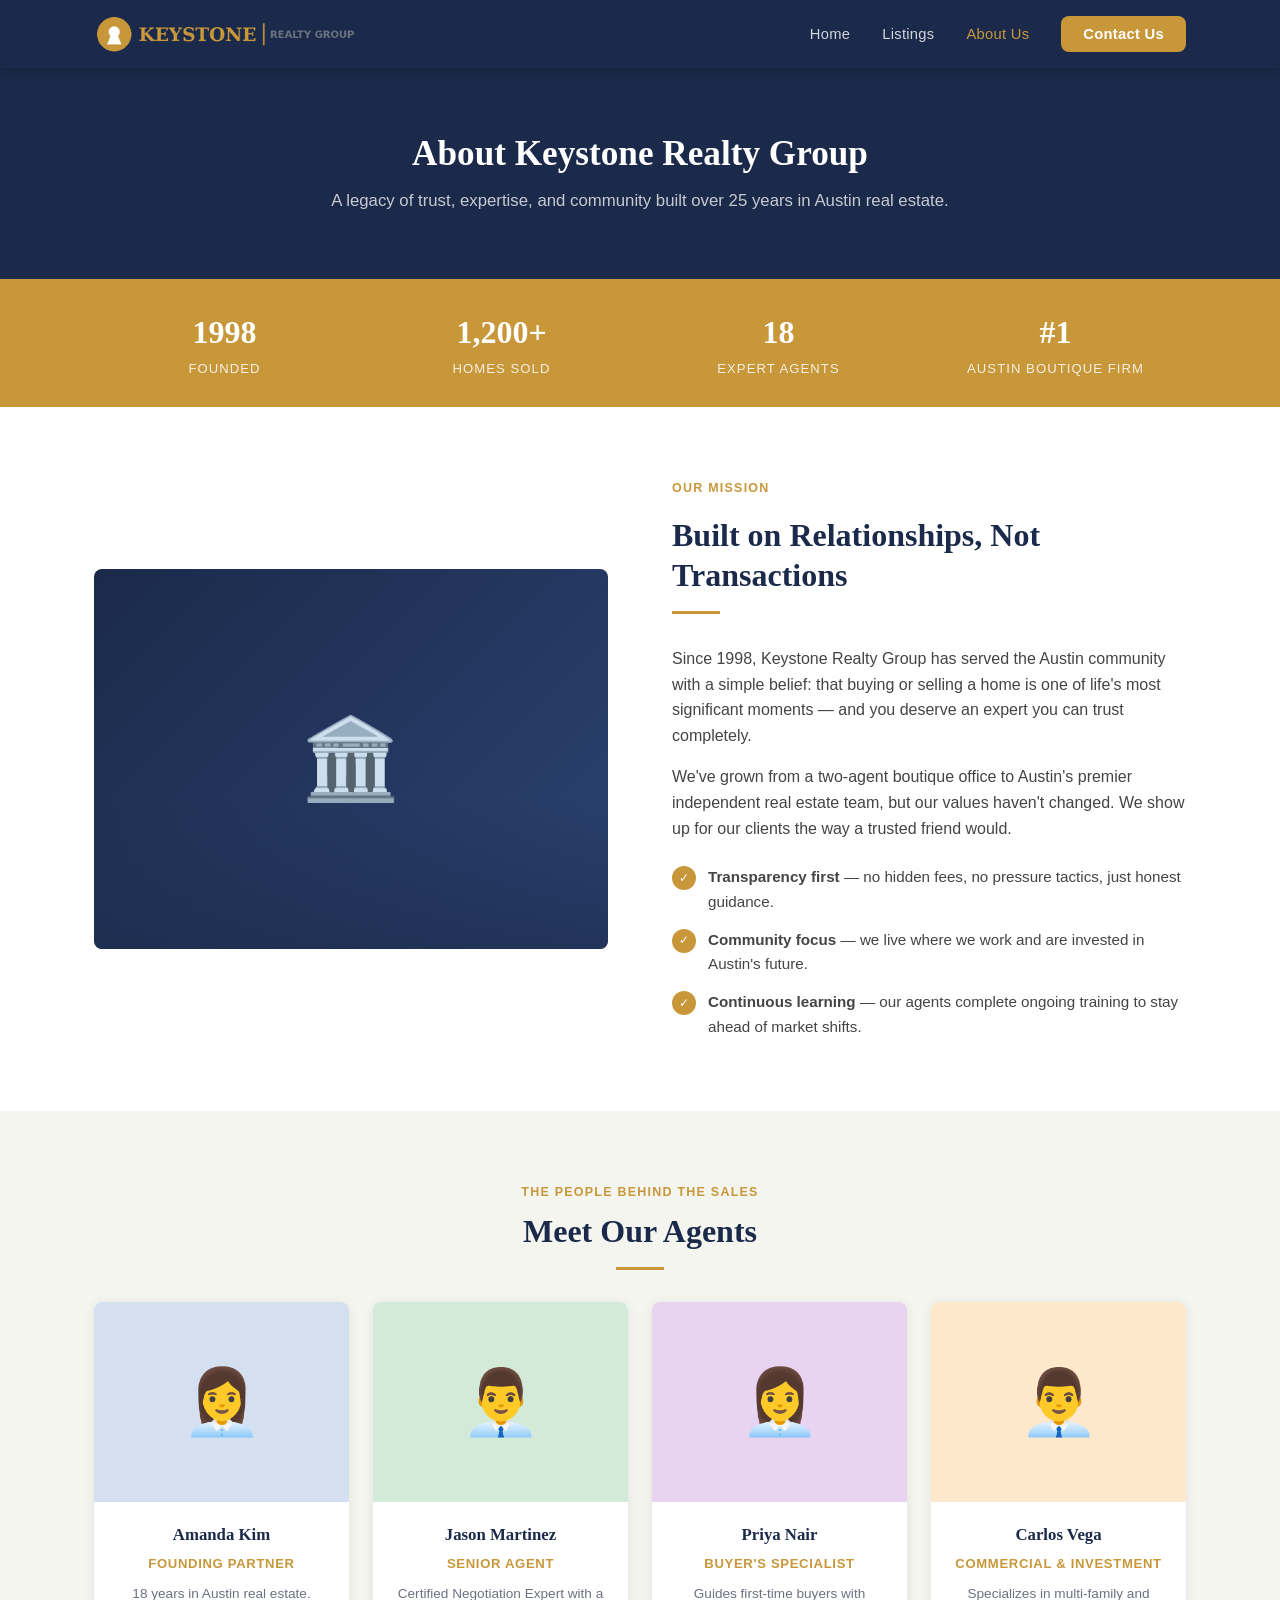
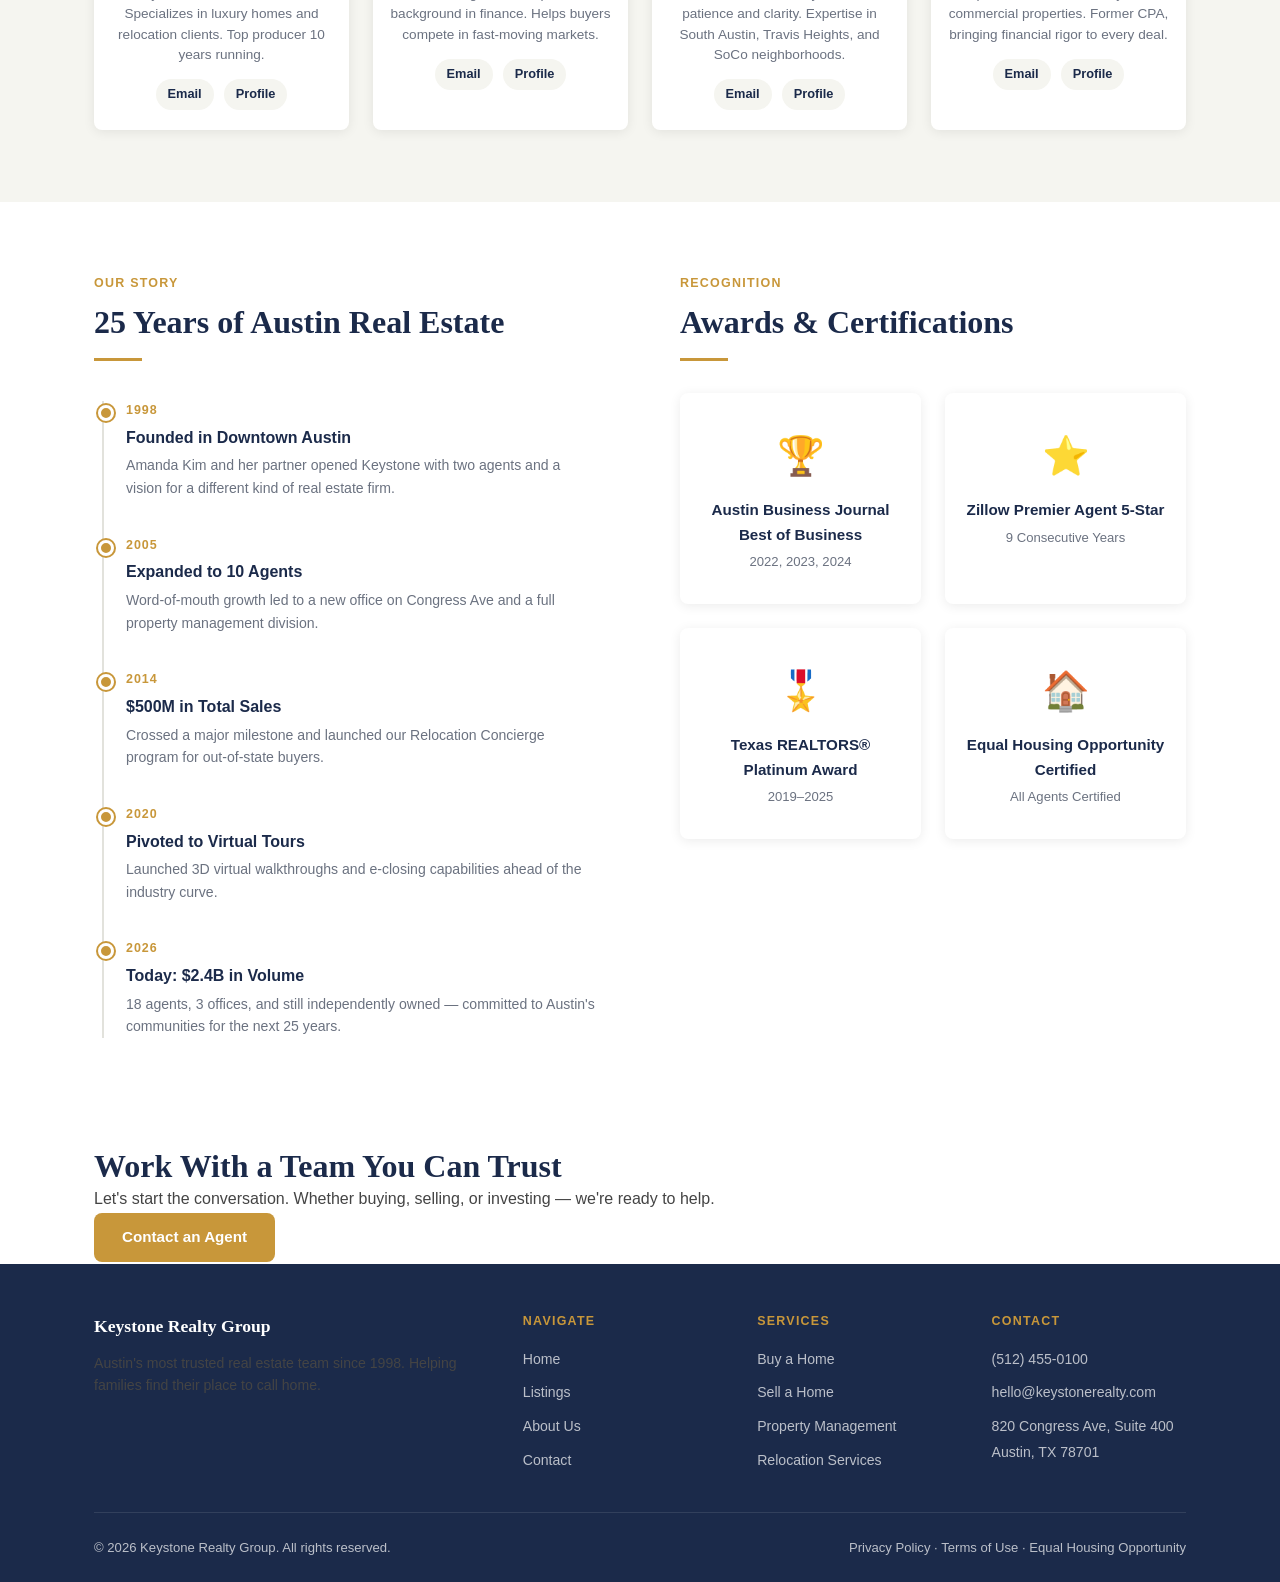
<file: about.html>
<!DOCTYPE html>
<html lang="en">
<head>
  <meta charset="UTF-8" />
  <meta name="viewport" content="width=device-width, initial-scale=1.0" />
  <title>About Us — Keystone Realty Group</title>
  <link rel="stylesheet" href="style.css" />
  <style>
    /* Mission section */
    .mission-grid {
      display: grid;
      grid-template-columns: 1fr 1fr;
      gap: 64px;
      align-items: center;
    }
    .mission-img {
      background: linear-gradient(135deg, #1B2A4A, #2c4272);
      border-radius: var(--radius);
      height: 380px;
      display: flex;
      align-items: center;
      justify-content: center;
      font-size: 5rem;
      position: relative;
      overflow: hidden;
    }
    .mission-img::after {
      content: '';
      position: absolute;
      bottom: 0; left: 0; right: 0;
      height: 40%;
      background: linear-gradient(transparent, rgba(27,42,74,0.6));
    }
    .mission-content p { margin-bottom: 16px; }

    .value-list { list-style: none; margin-top: 24px; display: flex; flex-direction: column; gap: 14px; }
    .value-item { display: flex; gap: 12px; align-items: flex-start; }
    .value-check {
      width: 24px; height: 24px;
      background: var(--gold);
      border-radius: 50%;
      display: flex; align-items: center; justify-content: center;
      color: white; font-size: 0.75rem; flex-shrink: 0; margin-top: 1px;
    }
    .value-item p { margin: 0; font-size: 0.95rem; color: #444; }

    /* Team */
    .team-grid {
      display: grid;
      grid-template-columns: repeat(4, 1fr);
      gap: 24px;
    }
    .team-card {
      background: var(--white);
      border-radius: var(--radius);
      overflow: hidden;
      box-shadow: var(--shadow);
      text-align: center;
    }
    .team-photo {
      width: 100%;
      height: 200px;
      display: flex; align-items: center; justify-content: center;
      font-size: 4rem;
    }
    .team-body { padding: 20px 16px; }
    .team-name { font-weight: 700; color: var(--navy); font-family: var(--font); font-size: 1.05rem; }
    .team-title { font-size: 0.82rem; color: var(--gold); font-weight: 600; margin: 4px 0 10px; text-transform: uppercase; letter-spacing: 0.05em; }
    .team-bio { font-size: 0.85rem; color: var(--gray); line-height: 1.5; }
    .team-contact {
      display: flex; gap: 10px; justify-content: center; margin-top: 14px;
    }
    .team-contact a {
      font-size: 0.8rem; color: var(--navy); background: var(--light);
      padding: 5px 12px; border-radius: 20px; font-weight: 600;
    }
    .team-contact a:hover { background: var(--navy); color: white; text-decoration: none; }

    /* Awards */
    .awards-grid {
      display: grid;
      grid-template-columns: repeat(4, 1fr);
      gap: 24px;
    }
    .award-card {
      text-align: center;
      padding: 32px 20px;
      background: var(--white);
      border-radius: var(--radius);
      box-shadow: var(--shadow);
    }
    .award-icon { font-size: 2.4rem; margin-bottom: 12px; }
    .award-name { font-weight: 700; color: var(--navy); font-size: 0.95rem; margin-bottom: 4px; }
    .award-year { font-size: 0.82rem; color: var(--gray); }

    /* Timeline */
    .timeline { position: relative; padding-left: 32px; margin-top: 40px; }
    .timeline::before {
      content: '';
      position: absolute;
      left: 8px; top: 0; bottom: 0;
      width: 2px; background: var(--border);
    }
    .timeline-item { position: relative; margin-bottom: 36px; }
    .timeline-dot {
      position: absolute;
      left: -28px; top: 4px;
      width: 16px; height: 16px;
      background: var(--gold);
      border-radius: 50%;
      border: 3px solid var(--white);
      box-shadow: 0 0 0 2px var(--gold);
    }
    .timeline-year { font-size: 0.78rem; color: var(--gold); font-weight: 700; text-transform: uppercase; letter-spacing: 0.08em; margin-bottom: 4px; }
    .timeline-title { font-weight: 700; color: var(--navy); margin-bottom: 4px; font-size: 1rem; }
    .timeline-desc { font-size: 0.88rem; color: var(--gray); }
  </style>
</head>
<body>

<!-- Navigation -->
<nav>
  <div class="container nav-inner">
    <a href="index.html" class="nav-logo">
      <img src="krg-logo-nav.png" alt="Keystone Realty Group" height="48" style="display:block;" />
    </a>
    <ul class="nav-links">
      <li><a href="index.html">Home</a></li>
      <li><a href="listings.html">Listings</a></li>
      <li><a href="about.html" class="active">About Us</a></li>
      <li><a href="contact.html" class="nav-cta">Contact Us</a></li>
    </ul>
  </div>
</nav>

<!-- Page Hero -->
<div class="page-hero">
  <div class="container">
    <h1>About Keystone Realty Group</h1>
    <p>A legacy of trust, expertise, and community built over 25 years in Austin real estate.</p>
  </div>
</div>

<!-- Stats -->
<div class="stats-bar">
  <div class="container">
    <div class="stats-grid">
      <div>
        <div class="stat-number">1998</div>
        <div class="stat-label">Founded</div>
      </div>
      <div>
        <div class="stat-number">1,200+</div>
        <div class="stat-label">Homes Sold</div>
      </div>
      <div>
        <div class="stat-number">18</div>
        <div class="stat-label">Expert Agents</div>
      </div>
      <div>
        <div class="stat-number">#1</div>
        <div class="stat-label">Austin Boutique Firm</div>
      </div>
    </div>
  </div>
</div>

<!-- Mission -->
<section>
  <div class="container">
    <div class="mission-grid">
      <div class="mission-img">🏛️</div>
      <div class="mission-content">
        <p class="section-label">Our Mission</p>
        <h2 class="section-title">Built on Relationships, Not Transactions</h2>
        <div class="divider divider-left"></div>
        <p>Since 1998, Keystone Realty Group has served the Austin community with a simple belief: that buying or selling a home is one of life's most significant moments — and you deserve an expert you can trust completely.</p>
        <p>We've grown from a two-agent boutique office to Austin's premier independent real estate team, but our values haven't changed. We show up for our clients the way a trusted friend would.</p>
        <ul class="value-list">
          <li class="value-item">
            <span class="value-check">✓</span>
            <p><strong>Transparency first</strong> — no hidden fees, no pressure tactics, just honest guidance.</p>
          </li>
          <li class="value-item">
            <span class="value-check">✓</span>
            <p><strong>Community focus</strong> — we live where we work and are invested in Austin's future.</p>
          </li>
          <li class="value-item">
            <span class="value-check">✓</span>
            <p><strong>Continuous learning</strong> — our agents complete ongoing training to stay ahead of market shifts.</p>
          </li>
        </ul>
      </div>
    </div>
  </div>
</section>

<!-- Team -->
<section class="bg-light">
  <div class="container">
    <p class="section-label text-center">The People Behind the Sales</p>
    <h2 class="section-title text-center">Meet Our Agents</h2>
    <div class="divider"></div>
    <div class="team-grid">

      <div class="team-card">
        <div class="team-photo" style="background:#d4e0f0;">👩‍💼</div>
        <div class="team-body">
          <div class="team-name">Amanda Kim</div>
          <div class="team-title">Founding Partner</div>
          <div class="team-bio">18 years in Austin real estate. Specializes in luxury homes and relocation clients. Top producer 10 years running.</div>
          <div class="team-contact">
            <a href="contact.html">Email</a>
            <a href="#">Profile</a>
          </div>
        </div>
      </div>

      <div class="team-card">
        <div class="team-photo" style="background:#d4ead8;">👨‍💼</div>
        <div class="team-body">
          <div class="team-name">Jason Martinez</div>
          <div class="team-title">Senior Agent</div>
          <div class="team-bio">Certified Negotiation Expert with a background in finance. Helps buyers compete in fast-moving markets.</div>
          <div class="team-contact">
            <a href="contact.html">Email</a>
            <a href="#">Profile</a>
          </div>
        </div>
      </div>

      <div class="team-card">
        <div class="team-photo" style="background:#e8d4f0;">👩‍💼</div>
        <div class="team-body">
          <div class="team-name">Priya Nair</div>
          <div class="team-title">Buyer's Specialist</div>
          <div class="team-bio">Guides first-time buyers with patience and clarity. Expertise in South Austin, Travis Heights, and SoCo neighborhoods.</div>
          <div class="team-contact">
            <a href="contact.html">Email</a>
            <a href="#">Profile</a>
          </div>
        </div>
      </div>

      <div class="team-card">
        <div class="team-photo" style="background:#fde8cc;">👨‍💼</div>
        <div class="team-body">
          <div class="team-name">Carlos Vega</div>
          <div class="team-title">Commercial & Investment</div>
          <div class="team-bio">Specializes in multi-family and commercial properties. Former CPA, bringing financial rigor to every deal.</div>
          <div class="team-contact">
            <a href="contact.html">Email</a>
            <a href="#">Profile</a>
          </div>
        </div>
      </div>

    </div>
  </div>
</section>

<!-- Our Story / Timeline -->
<section>
  <div class="container">
    <div style="display: grid; grid-template-columns: 1fr 1fr; gap: 80px;">
      <div>
        <p class="section-label">Our Story</p>
        <h2 class="section-title">25 Years of Austin Real Estate</h2>
        <div class="divider divider-left"></div>
        <div class="timeline">
          <div class="timeline-item">
            <div class="timeline-dot"></div>
            <div class="timeline-year">1998</div>
            <div class="timeline-title">Founded in Downtown Austin</div>
            <div class="timeline-desc">Amanda Kim and her partner opened Keystone with two agents and a vision for a different kind of real estate firm.</div>
          </div>
          <div class="timeline-item">
            <div class="timeline-dot"></div>
            <div class="timeline-year">2005</div>
            <div class="timeline-title">Expanded to 10 Agents</div>
            <div class="timeline-desc">Word-of-mouth growth led to a new office on Congress Ave and a full property management division.</div>
          </div>
          <div class="timeline-item">
            <div class="timeline-dot"></div>
            <div class="timeline-year">2014</div>
            <div class="timeline-title">$500M in Total Sales</div>
            <div class="timeline-desc">Crossed a major milestone and launched our Relocation Concierge program for out-of-state buyers.</div>
          </div>
          <div class="timeline-item">
            <div class="timeline-dot"></div>
            <div class="timeline-year">2020</div>
            <div class="timeline-title">Pivoted to Virtual Tours</div>
            <div class="timeline-desc">Launched 3D virtual walkthroughs and e-closing capabilities ahead of the industry curve.</div>
          </div>
          <div class="timeline-item">
            <div class="timeline-dot"></div>
            <div class="timeline-year">2026</div>
            <div class="timeline-title">Today: $2.4B in Volume</div>
            <div class="timeline-desc">18 agents, 3 offices, and still independently owned — committed to Austin's communities for the next 25 years.</div>
          </div>
        </div>
      </div>
      <div>
        <p class="section-label">Recognition</p>
        <h2 class="section-title">Awards & Certifications</h2>
        <div class="divider divider-left"></div>
        <div class="awards-grid" style="grid-template-columns: 1fr 1fr; margin-top: 8px;">
          <div class="award-card">
            <div class="award-icon">🏆</div>
            <div class="award-name">Austin Business Journal Best of Business</div>
            <div class="award-year">2022, 2023, 2024</div>
          </div>
          <div class="award-card">
            <div class="award-icon">⭐</div>
            <div class="award-name">Zillow Premier Agent 5-Star</div>
            <div class="award-year">9 Consecutive Years</div>
          </div>
          <div class="award-card">
            <div class="award-icon">🎖️</div>
            <div class="award-name">Texas REALTORS® Platinum Award</div>
            <div class="award-year">2019–2025</div>
          </div>
          <div class="award-card">
            <div class="award-icon">🏠</div>
            <div class="award-name">Equal Housing Opportunity Certified</div>
            <div class="award-year">All Agents Certified</div>
          </div>
        </div>
      </div>
    </div>
  </div>
</section>

<!-- CTA -->
<div class="cta-band">
  <div class="container">
    <h2>Work With a Team You Can Trust</h2>
    <p>Let's start the conversation. Whether buying, selling, or investing — we're ready to help.</p>
    <div class="cta-buttons">
      <a href="contact.html" class="btn btn-primary">Contact an Agent</a>
      <a href="listings.html" class="btn btn-outline-white">View Listings</a>
    </div>
  </div>
</div>

<!-- Footer -->
<footer>
  <div class="container">
    <div class="footer-grid">
      <div>
        <div class="footer-brand">Keystone Realty Group</div>
        <p class="footer-tagline">Austin's most trusted real estate team since 1998. Helping families find their place to call home.</p>
      </div>
      <div>
        <div class="footer-heading">Navigate</div>
        <ul class="footer-links">
          <li><a href="index.html">Home</a></li>
          <li><a href="listings.html">Listings</a></li>
          <li><a href="about.html">About Us</a></li>
          <li><a href="contact.html">Contact</a></li>
        </ul>
      </div>
      <div>
        <div class="footer-heading">Services</div>
        <ul class="footer-links">
          <li><a href="#">Buy a Home</a></li>
          <li><a href="#">Sell a Home</a></li>
          <li><a href="#">Property Management</a></li>
          <li><a href="#">Relocation Services</a></li>
        </ul>
      </div>
      <div>
        <div class="footer-heading">Contact</div>
        <ul class="footer-links">
          <li><a href="tel:+15124550100">(512) 455-0100</a></li>
          <li><a href="mailto:hello@keystonerealty.com">hello@keystonerealty.com</a></li>
          <li><a href="#">820 Congress Ave, Suite 400<br>Austin, TX 78701</a></li>
        </ul>
      </div>
    </div>
    <div class="footer-bottom">
      <span>© 2026 Keystone Realty Group. All rights reserved.</span>
      <span>Privacy Policy · Terms of Use · Equal Housing Opportunity</span>
    </div>
  </div>
</footer>
<script>window.$zoho=window.$zoho || {};$zoho.salesiq=$zoho.salesiq||{ready:function(){}}</script><script id="zsiqscript" src="https://salesiq.zohopublic.com/widget?wc=siqb570fb00938829f5c0b0d62720bc595ea16742eb7afb649dd461344b69dab6d2" defer></script>
</body>
</html>
</file>
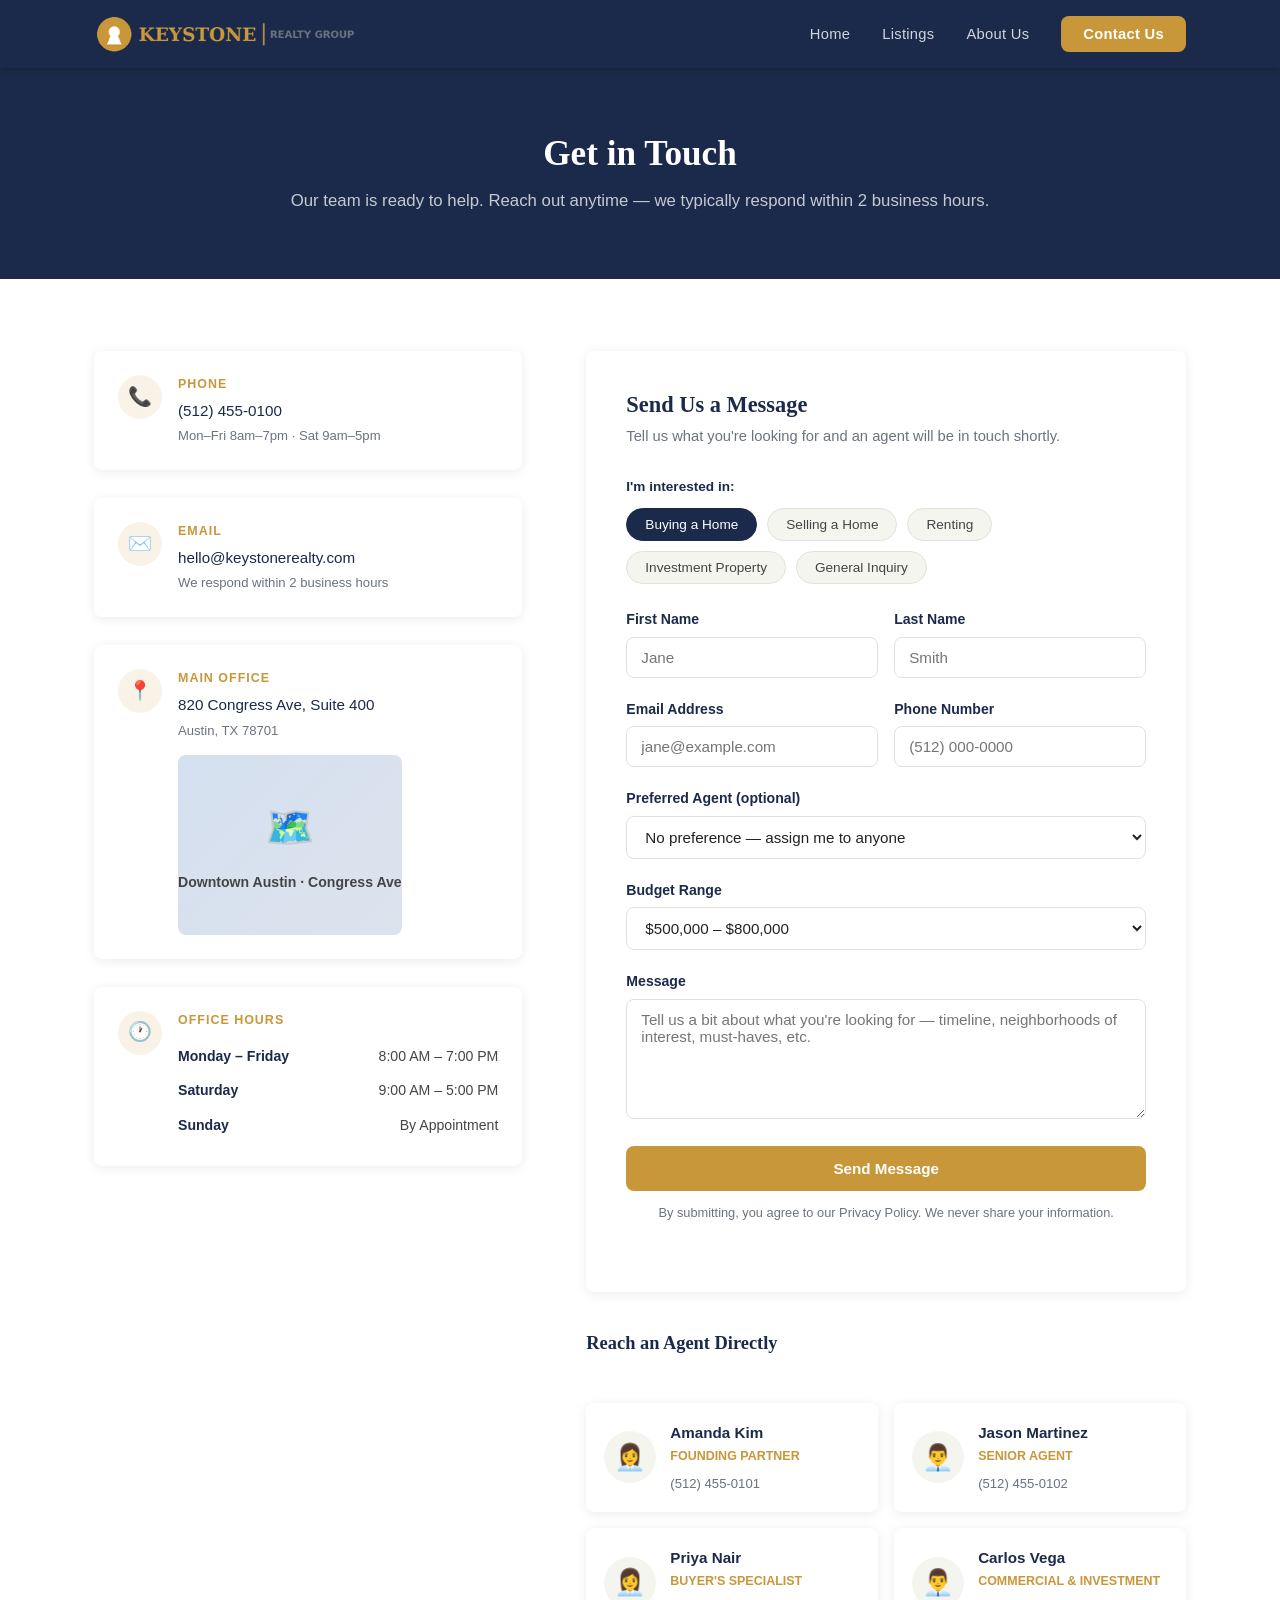
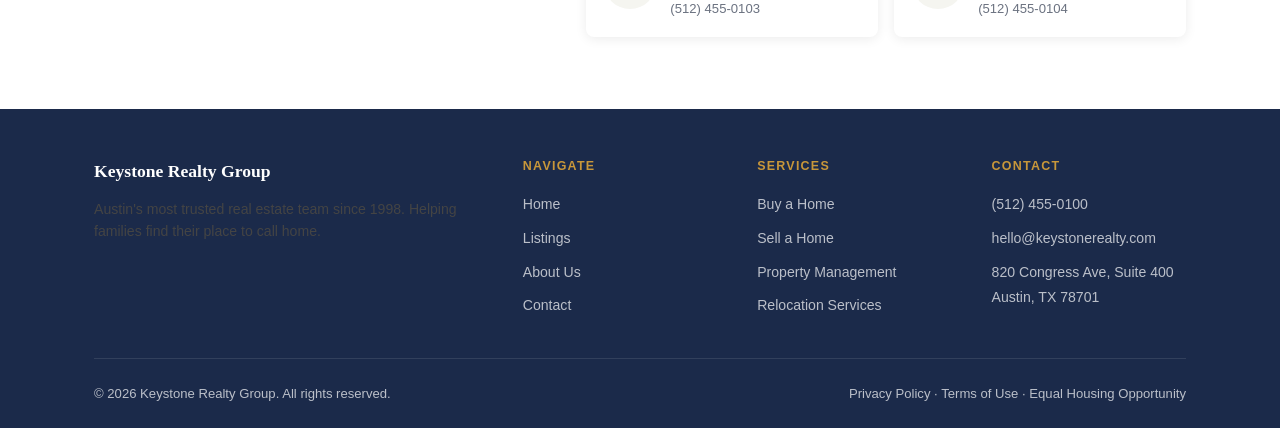
<file: contact.html>
<!DOCTYPE html>
<html lang="en">
<head>
  <meta charset="UTF-8" />
  <meta name="viewport" content="width=device-width, initial-scale=1.0" />
  <title>Contact Us — Keystone Realty Group</title>
  <link rel="stylesheet" href="style.css" />
  <style>
    .contact-grid {
      display: grid;
      grid-template-columns: 1fr 1.4fr;
      gap: 64px;
      align-items: start;
    }

    /* Info panel */
    .contact-info { display: flex; flex-direction: column; gap: 28px; }

    .info-card {
      background: var(--white);
      border-radius: var(--radius);
      padding: 24px;
      box-shadow: var(--shadow);
      display: flex;
      gap: 16px;
      align-items: flex-start;
    }
    .info-icon {
      width: 44px; height: 44px;
      background: rgba(200,151,58,0.12);
      border-radius: 50%;
      display: flex; align-items: center; justify-content: center;
      font-size: 1.2rem;
      flex-shrink: 0;
    }
    .info-label { font-size: 0.78rem; font-weight: 700; color: var(--gold); text-transform: uppercase; letter-spacing: 0.08em; margin-bottom: 4px; }
    .info-value { font-size: 0.95rem; color: var(--navy); font-weight: 500; }
    .info-sub { font-size: 0.82rem; color: var(--gray); margin-top: 2px; }

    /* Hours */
    .hours-table { width: 100%; border-collapse: collapse; margin-top: 8px; }
    .hours-table td { padding: 6px 0; font-size: 0.88rem; color: #444; }
    .hours-table td:first-child { color: var(--navy); font-weight: 600; }
    .hours-table td:last-child { text-align: right; }

    /* Map placeholder */
    .map-box {
      background: linear-gradient(135deg, #d4e0f0, #dde3ed);
      border-radius: var(--radius);
      height: 260px;
      display: flex; align-items: center; justify-content: center;
      flex-direction: column; gap: 12px;
      color: #6677aa;
      margin-top: 8px;
    }
    .map-box span { font-size: 2.5rem; }
    .map-box p { font-size: 0.88rem; font-weight: 600; }

    /* Form card */
    .form-card {
      background: var(--white);
      border-radius: var(--radius);
      padding: 40px;
      box-shadow: var(--shadow);
    }
    .form-card h3 { margin-bottom: 6px; }
    .form-card > p { color: var(--gray); font-size: 0.92rem; margin-bottom: 28px; }

    .inquiry-type {
      display: flex; gap: 10px; margin-bottom: 24px; flex-wrap: wrap;
    }
    .inquiry-btn {
      padding: 8px 18px;
      border-radius: 20px;
      border: 1px solid var(--border);
      font-size: 0.85rem;
      cursor: pointer;
      background: var(--light);
      color: #444;
      font-weight: 500;
      transition: all 0.15s;
    }
    .inquiry-btn.selected {
      background: var(--navy);
      color: white;
      border-color: var(--navy);
    }

    /* Agent cards */
    .agent-row {
      display: grid; grid-template-columns: repeat(2, 1fr); gap: 16px; margin-top: 48px;
    }
    .agent-mini {
      background: var(--white);
      border-radius: var(--radius);
      padding: 18px;
      box-shadow: var(--shadow);
      display: flex;
      gap: 14px;
      align-items: center;
    }
    .agent-avatar {
      width: 52px; height: 52px;
      border-radius: 50%;
      background: var(--light);
      display: flex; align-items: center; justify-content: center;
      font-size: 1.6rem;
      flex-shrink: 0;
    }
    .agent-mini-name { font-weight: 700; color: var(--navy); font-size: 0.95rem; }
    .agent-mini-title { font-size: 0.78rem; color: var(--gold); font-weight: 600; text-transform: uppercase; margin: 2px 0 6px; }
    .agent-mini-phone { font-size: 0.82rem; color: var(--gray); }
  </style>
</head>
<body>

<!-- Navigation -->
<nav>
  <div class="container nav-inner">
    <a href="index.html" class="nav-logo">
      <img src="krg-logo-nav.png" alt="Keystone Realty Group" height="48" style="display:block;" />
    </a>
    <ul class="nav-links">
      <li><a href="index.html">Home</a></li>
      <li><a href="listings.html">Listings</a></li>
      <li><a href="about.html">About Us</a></li>
      <li><a href="contact.html" class="nav-cta active">Contact Us</a></li>
    </ul>
  </div>
</nav>

<!-- Page Hero -->
<div class="page-hero">
  <div class="container">
    <h1>Get in Touch</h1>
    <p>Our team is ready to help. Reach out anytime — we typically respond within 2 business hours.</p>
  </div>
</div>

<!-- Contact Section -->
<section>
  <div class="container">
    <div class="contact-grid">

      <!-- Left: Info -->
      <div class="contact-info">

        <div class="info-card">
          <div class="info-icon">📞</div>
          <div>
            <div class="info-label">Phone</div>
            <div class="info-value">(512) 455-0100</div>
            <div class="info-sub">Mon–Fri 8am–7pm · Sat 9am–5pm</div>
          </div>
        </div>

        <div class="info-card">
          <div class="info-icon">✉️</div>
          <div>
            <div class="info-label">Email</div>
            <div class="info-value">hello@keystonerealty.com</div>
            <div class="info-sub">We respond within 2 business hours</div>
          </div>
        </div>

        <div class="info-card">
          <div class="info-icon">📍</div>
          <div>
            <div class="info-label">Main Office</div>
            <div class="info-value">820 Congress Ave, Suite 400</div>
            <div class="info-sub">Austin, TX 78701</div>
            <div class="map-box" style="margin-top:14px; height:180px;">
              <span>🗺️</span>
              <p>Downtown Austin · Congress Ave</p>
            </div>
          </div>
        </div>

        <div class="info-card">
          <div class="info-icon">🕐</div>
          <div style="width: 100%;">
            <div class="info-label">Office Hours</div>
            <table class="hours-table">
              <tr><td>Monday – Friday</td><td>8:00 AM – 7:00 PM</td></tr>
              <tr><td>Saturday</td><td>9:00 AM – 5:00 PM</td></tr>
              <tr><td>Sunday</td><td>By Appointment</td></tr>
            </table>
          </div>
        </div>

      </div>

      <!-- Right: Form -->
      <div>
        <div class="form-card">
          <h3>Send Us a Message</h3>
          <p>Tell us what you're looking for and an agent will be in touch shortly.</p>

          <div style="margin-bottom:20px;">
            <div style="font-size:0.85rem; font-weight:600; color:var(--navy); margin-bottom:10px;">I'm interested in:</div>
            <div class="inquiry-type">
              <button class="inquiry-btn selected">Buying a Home</button>
              <button class="inquiry-btn">Selling a Home</button>
              <button class="inquiry-btn">Renting</button>
              <button class="inquiry-btn">Investment Property</button>
              <button class="inquiry-btn">General Inquiry</button>
            </div>
          </div>

          <div class="form-row">
            <div class="form-group">
              <label for="fname">First Name</label>
              <input type="text" id="fname" placeholder="Jane" />
            </div>
            <div class="form-group">
              <label for="lname">Last Name</label>
              <input type="text" id="lname" placeholder="Smith" />
            </div>
          </div>

          <div class="form-row">
            <div class="form-group">
              <label for="email">Email Address</label>
              <input type="email" id="email" placeholder="jane@example.com" />
            </div>
            <div class="form-group">
              <label for="phone">Phone Number</label>
              <input type="tel" id="phone" placeholder="(512) 000-0000" />
            </div>
          </div>

          <div class="form-group">
            <label for="agent">Preferred Agent (optional)</label>
            <select id="agent">
              <option value="">No preference — assign me to anyone</option>
              <option>Amanda Kim — Luxury &amp; Relocation</option>
              <option>Jason Martinez — Buyer Specialist</option>
              <option>Priya Nair — First-Time Buyers</option>
              <option>Carlos Vega — Commercial &amp; Investment</option>
            </select>
          </div>

          <div class="form-group">
            <label for="budget">Budget Range</label>
            <select id="budget">
              <option>Under $300,000</option>
              <option>$300,000 – $500,000</option>
              <option selected>$500,000 – $800,000</option>
              <option>$800,000 – $1.2M</option>
              <option>$1.2M+</option>
            </select>
          </div>

          <div class="form-group">
            <label for="message">Message</label>
            <textarea id="message" placeholder="Tell us a bit about what you're looking for — timeline, neighborhoods of interest, must-haves, etc."></textarea>
          </div>

          <button class="btn btn-primary" style="width:100%; padding:14px;">Send Message</button>
          <p style="text-align:center; font-size:0.8rem; color:var(--gray); margin-top:12px;">By submitting, you agree to our Privacy Policy. We never share your information.</p>
        </div>

        <!-- Agent Quick Contact -->
        <h3 style="margin-top: 40px; margin-bottom: 16px; font-size: 1.15rem;">Reach an Agent Directly</h3>
        <div class="agent-row">
          <div class="agent-mini">
            <div class="agent-avatar">👩‍💼</div>
            <div>
              <div class="agent-mini-name">Amanda Kim</div>
              <div class="agent-mini-title">Founding Partner</div>
              <div class="agent-mini-phone">(512) 455-0101</div>
            </div>
          </div>
          <div class="agent-mini">
            <div class="agent-avatar">👨‍💼</div>
            <div>
              <div class="agent-mini-name">Jason Martinez</div>
              <div class="agent-mini-title">Senior Agent</div>
              <div class="agent-mini-phone">(512) 455-0102</div>
            </div>
          </div>
          <div class="agent-mini">
            <div class="agent-avatar">👩‍💼</div>
            <div>
              <div class="agent-mini-name">Priya Nair</div>
              <div class="agent-mini-title">Buyer's Specialist</div>
              <div class="agent-mini-phone">(512) 455-0103</div>
            </div>
          </div>
          <div class="agent-mini">
            <div class="agent-avatar">👨‍💼</div>
            <div>
              <div class="agent-mini-name">Carlos Vega</div>
              <div class="agent-mini-title">Commercial &amp; Investment</div>
              <div class="agent-mini-phone">(512) 455-0104</div>
            </div>
          </div>
        </div>
      </div>

    </div>
  </div>
</section>

<!-- Footer -->
<footer>
  <div class="container">
    <div class="footer-grid">
      <div>
        <div class="footer-brand">Keystone Realty Group</div>
        <p class="footer-tagline">Austin's most trusted real estate team since 1998. Helping families find their place to call home.</p>
      </div>
      <div>
        <div class="footer-heading">Navigate</div>
        <ul class="footer-links">
          <li><a href="index.html">Home</a></li>
          <li><a href="listings.html">Listings</a></li>
          <li><a href="about.html">About Us</a></li>
          <li><a href="contact.html">Contact</a></li>
        </ul>
      </div>
      <div>
        <div class="footer-heading">Services</div>
        <ul class="footer-links">
          <li><a href="#">Buy a Home</a></li>
          <li><a href="#">Sell a Home</a></li>
          <li><a href="#">Property Management</a></li>
          <li><a href="#">Relocation Services</a></li>
        </ul>
      </div>
      <div>
        <div class="footer-heading">Contact</div>
        <ul class="footer-links">
          <li><a href="tel:+15124550100">(512) 455-0100</a></li>
          <li><a href="mailto:hello@keystonerealty.com">hello@keystonerealty.com</a></li>
          <li><a href="#">820 Congress Ave, Suite 400<br>Austin, TX 78701</a></li>
        </ul>
      </div>
    </div>
    <div class="footer-bottom">
      <span>© 2026 Keystone Realty Group. All rights reserved.</span>
      <span>Privacy Policy · Terms of Use · Equal Housing Opportunity</span>
    </div>
  </div>
</footer>

<script>
  // Simple inquiry type toggle for demo
  document.querySelectorAll('.inquiry-btn').forEach(btn => {
    btn.addEventListener('click', () => {
      document.querySelectorAll('.inquiry-btn').forEach(b => b.classList.remove('selected'));
      btn.classList.add('selected');
    });
  });
</script>
<script>window.$zoho=window.$zoho || {};$zoho.salesiq=$zoho.salesiq||{ready:function(){}}</script><script id="zsiqscript" src="https://salesiq.zohopublic.com/widget?wc=siqb570fb00938829f5c0b0d62720bc595ea16742eb7afb649dd461344b69dab6d2" defer></script>
</body>
</html>
</file>
<file: style.css>
/* ============================================================
   Keystone Realty Group — Shared Stylesheet
   Zoho Sites Template Demo
   ============================================================ */

/* --- Reset & Base --- */
*, *::before, *::after { box-sizing: border-box; margin: 0; padding: 0; }

:root {
  --navy:   #1B2A4A;
  --gold:   #C8973A;
  --light:  #F5F5F0;
  --white:  #FFFFFF;
  --gray:   #6B7280;
  --border: #E2E2DC;
  --radius: 8px;
  --shadow: 0 2px 12px rgba(0,0,0,0.08);
  --font:   'Georgia', serif;
  --sans:   'Helvetica Neue', Arial, sans-serif;
}

html { scroll-behavior: smooth; }

body {
  font-family: var(--sans);
  color: #222;
  background: var(--white);
  line-height: 1.6;
}

a { color: var(--gold); text-decoration: none; }
a:hover { text-decoration: underline; }

img { max-width: 100%; display: block; }

/* --- Typography --- */
h1, h2, h3, h4 {
  font-family: var(--font);
  color: var(--navy);
  line-height: 1.25;
}
h1 { font-size: 2.6rem; }
h2 { font-size: 2rem; }
h3 { font-size: 1.4rem; }
h4 { font-size: 1.1rem; }

p { color: #444; }

/* --- Layout --- */
.container {
  max-width: 1140px;
  margin: 0 auto;
  padding: 0 24px;
}

section { padding: 72px 0; }

.section-label {
  text-transform: uppercase;
  letter-spacing: 0.1em;
  font-size: 0.78rem;
  color: var(--gold);
  font-weight: 600;
  margin-bottom: 8px;
}

.section-title { margin-bottom: 16px; }

.section-subtitle {
  color: var(--gray);
  font-size: 1.05rem;
  max-width: 560px;
  margin-bottom: 48px;
}

/* --- Navigation --- */
nav {
  background: var(--navy);
  position: sticky;
  top: 0;
  z-index: 100;
  box-shadow: 0 2px 8px rgba(0,0,0,0.2);
}

.nav-inner {
  display: flex;
  align-items: center;
  justify-content: space-between;
  height: 68px;
}

.nav-logo {
  display: flex;
  align-items: center;
  text-decoration: none;
}

.nav-logo img {
  height: 40px;
  width: auto;
  display: block;
}

.nav-links {
  display: flex;
  gap: 32px;
  list-style: none;
}

.nav-links a {
  color: rgba(255,255,255,0.8);
  font-size: 0.92rem;
  font-weight: 500;
  letter-spacing: 0.02em;
  transition: color 0.2s;
}

.nav-links a:hover,
.nav-links a.active { color: var(--gold); text-decoration: none; }

.nav-cta {
  background: var(--gold);
  color: var(--white) !important;
  padding: 10px 22px;
  border-radius: var(--radius);
  font-weight: 600 !important;
  transition: background 0.2s !important;
}
.nav-cta:hover { background: #b07d2a !important; }

/* --- Buttons --- */
.btn {
  display: inline-block;
  padding: 12px 28px;
  border-radius: var(--radius);
  font-weight: 600;
  font-size: 0.95rem;
  cursor: pointer;
  border: none;
  transition: all 0.2s;
}

.btn-primary {
  background: var(--gold);
  color: var(--white);
}
.btn-primary:hover { background: #b07d2a; text-decoration: none; color: var(--white); }

.btn-outline {
  background: transparent;
  color: var(--navy);
  border: 2px solid var(--navy);
}
.btn-outline:hover { background: var(--navy); color: var(--white); text-decoration: none; }

.btn-outline-white {
  background: transparent;
  color: var(--white);
  border: 2px solid var(--white);
}
.btn-outline-white:hover { background: var(--white); color: var(--navy); text-decoration: none; }

/* --- Property Cards --- */
.card-grid {
  display: grid;
  grid-template-columns: repeat(auto-fill, minmax(320px, 1fr));
  gap: 28px;
}

.property-card {
  background: var(--white);
  border-radius: var(--radius);
  box-shadow: var(--shadow);
  overflow: hidden;
  transition: transform 0.2s, box-shadow 0.2s;
}
.property-card:hover {
  transform: translateY(-4px);
  box-shadow: 0 8px 24px rgba(0,0,0,0.12);
}

.card-img {
  width: 100%;
  height: 200px;
  object-fit: cover;
  background: #dde3ed;
  display: flex;
  align-items: center;
  justify-content: center;
  font-size: 2.5rem;
  color: #aab;
}

.card-badge {
  position: absolute;
  top: 14px;
  left: 14px;
  background: var(--gold);
  color: var(--white);
  font-size: 0.72rem;
  font-weight: 700;
  padding: 4px 10px;
  border-radius: 20px;
  text-transform: uppercase;
  letter-spacing: 0.06em;
}

.card-img-wrap { position: relative; height: 200px; overflow: hidden; }
.card-img-wrap img { width: 100%; height: 100%; object-fit: cover; display: block; transition: transform 0.4s ease; }
.property-card:hover .card-img-wrap img { transform: scale(1.04); }

.card-body { padding: 20px; }

.card-price {
  font-size: 1.4rem;
  font-weight: 700;
  color: var(--navy);
  font-family: var(--font);
  margin-bottom: 4px;
}

.card-address {
  color: var(--gray);
  font-size: 0.88rem;
  margin-bottom: 14px;
}

.card-specs {
  display: flex;
  gap: 16px;
  font-size: 0.85rem;
  color: #555;
  padding-top: 14px;
  border-top: 1px solid var(--border);
}

.card-spec { display: flex; align-items: center; gap: 5px; }

/* --- Footer --- */
footer {
  background: var(--navy);
  color: rgba(255,255,255,0.7);
  padding: 48px 0 24px;
}

.footer-grid {
  display: grid;
  grid-template-columns: 2fr 1fr 1fr 1fr;
  gap: 40px;
  margin-bottom: 40px;
}

.footer-brand { color: var(--white); font-family: var(--font); font-size: 1.1rem; font-weight: bold; margin-bottom: 12px; }
.footer-tagline { font-size: 0.88rem; line-height: 1.6; }

.footer-heading {
  color: var(--gold);
  font-size: 0.78rem;
  font-weight: 700;
  text-transform: uppercase;
  letter-spacing: 0.1em;
  margin-bottom: 14px;
}

.footer-links { list-style: none; display: flex; flex-direction: column; gap: 8px; }
.footer-links a { color: rgba(255,255,255,0.7); font-size: 0.88rem; }
.footer-links a:hover { color: var(--white); }

.footer-bottom {
  border-top: 1px solid rgba(255,255,255,0.1);
  padding-top: 24px;
  display: flex;
  justify-content: space-between;
  font-size: 0.82rem;
}

/* --- Utility --- */
.text-center { text-align: center; }
.text-gold { color: var(--gold); }
.bg-light { background: var(--light); }
.bg-navy { background: var(--navy); }
.mt-4 { margin-top: 16px; }
.mt-8 { margin-top: 32px; }
.mb-0 { margin-bottom: 0; }
.gap-12 { gap: 48px; }

.divider {
  width: 48px;
  height: 3px;
  background: var(--gold);
  margin: 16px auto 32px;
}

.divider-left { margin-left: 0; }

/* --- Form --- */
.form-group { margin-bottom: 20px; }
.form-group label { display: block; font-size: 0.88rem; font-weight: 600; color: var(--navy); margin-bottom: 6px; }
.form-group input,
.form-group select,
.form-group textarea {
  width: 100%;
  padding: 11px 14px;
  border: 1px solid var(--border);
  border-radius: var(--radius);
  font-size: 0.95rem;
  font-family: var(--sans);
  color: #222;
  background: var(--white);
  transition: border-color 0.2s;
}
.form-group input:focus,
.form-group select:focus,
.form-group textarea:focus {
  outline: none;
  border-color: var(--gold);
  box-shadow: 0 0 0 3px rgba(200,151,58,0.12);
}
.form-group textarea { resize: vertical; min-height: 120px; }

.form-row { display: grid; grid-template-columns: 1fr 1fr; gap: 16px; }

/* --- Page Hero --- */
.page-hero {
  background: var(--navy);
  color: var(--white);
  padding: 64px 0;
  text-align: center;
}
.page-hero h1 { color: var(--white); font-size: 2.2rem; }
.page-hero p { color: rgba(255,255,255,0.75); margin-top: 12px; font-size: 1.05rem; }

/* --- Stats Bar --- */
.stats-bar {
  background: var(--gold);
  padding: 28px 0;
}
.stats-grid {
  display: grid;
  grid-template-columns: repeat(4, 1fr);
  text-align: center;
  gap: 16px;
}
.stat-number { font-size: 2rem; font-weight: 700; color: var(--white); font-family: var(--font); }
.stat-label { font-size: 0.82rem; color: rgba(255,255,255,0.85); text-transform: uppercase; letter-spacing: 0.08em; }
</file>
